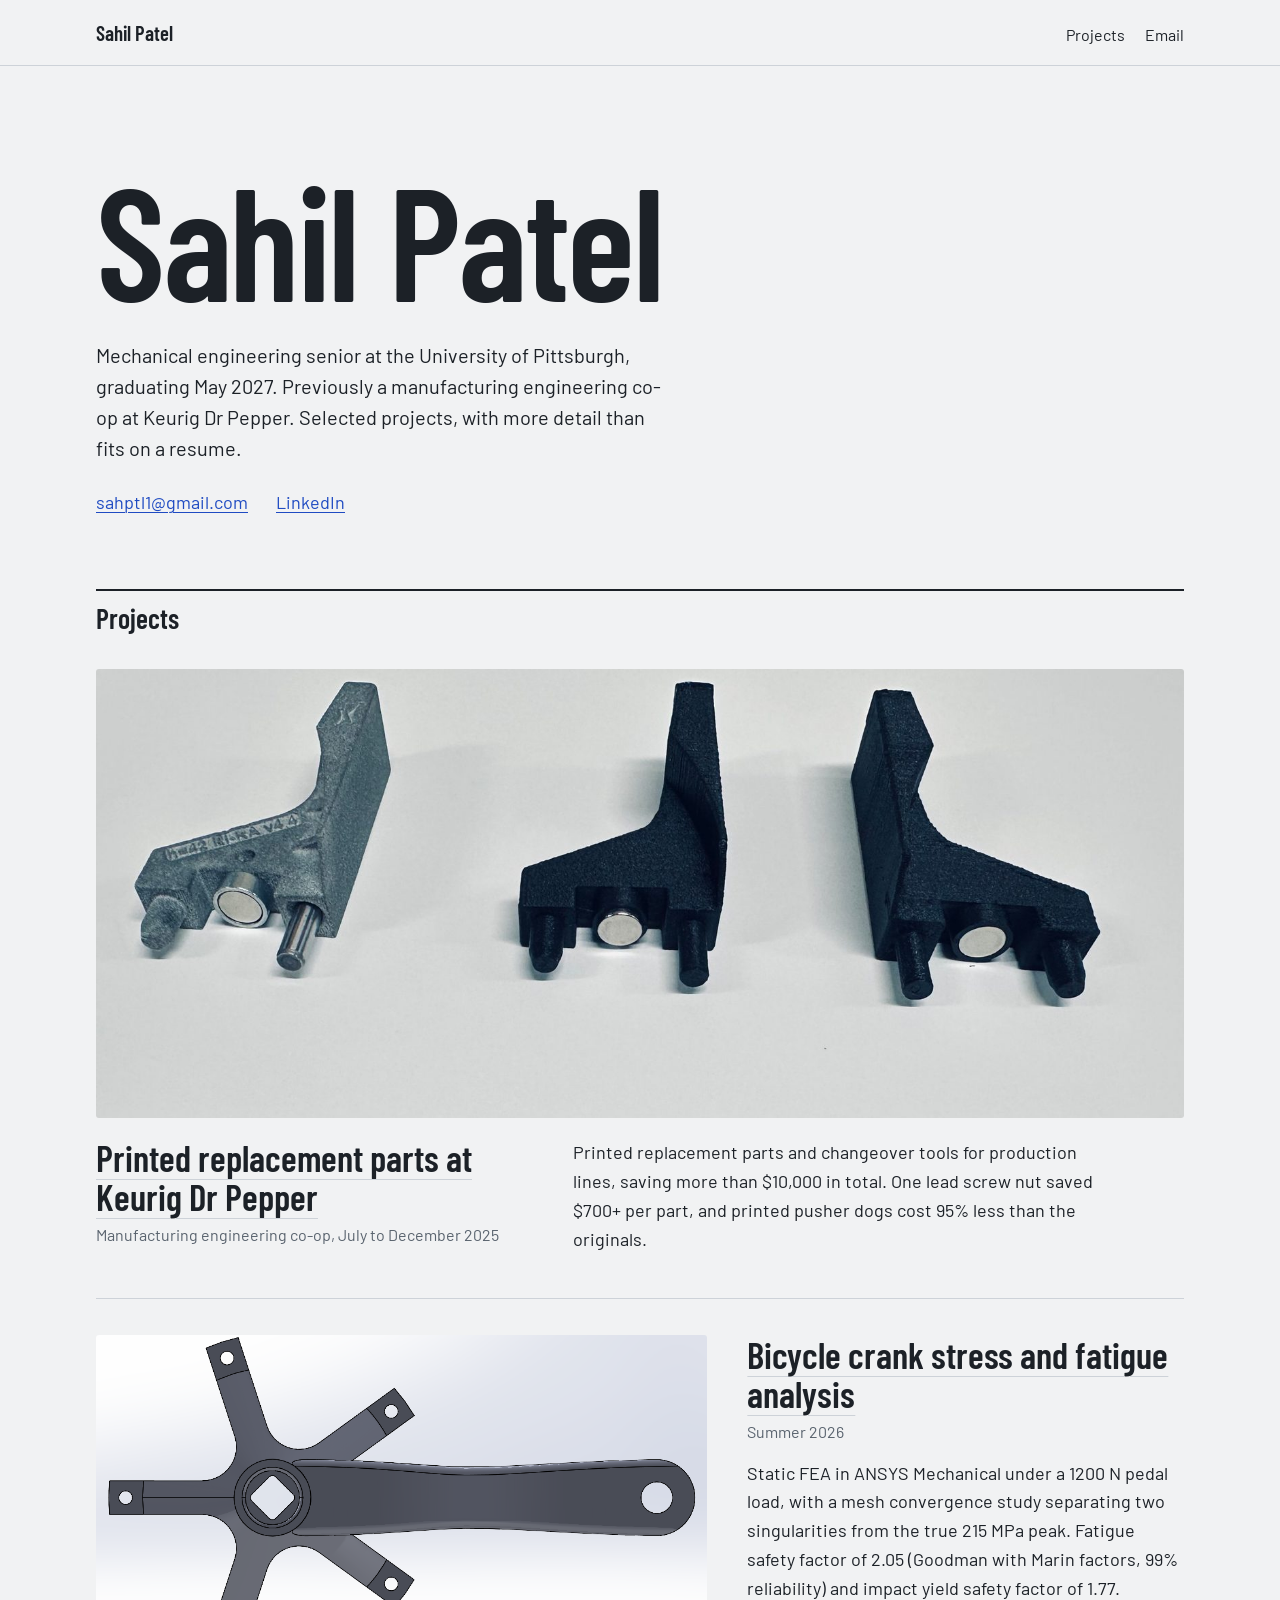
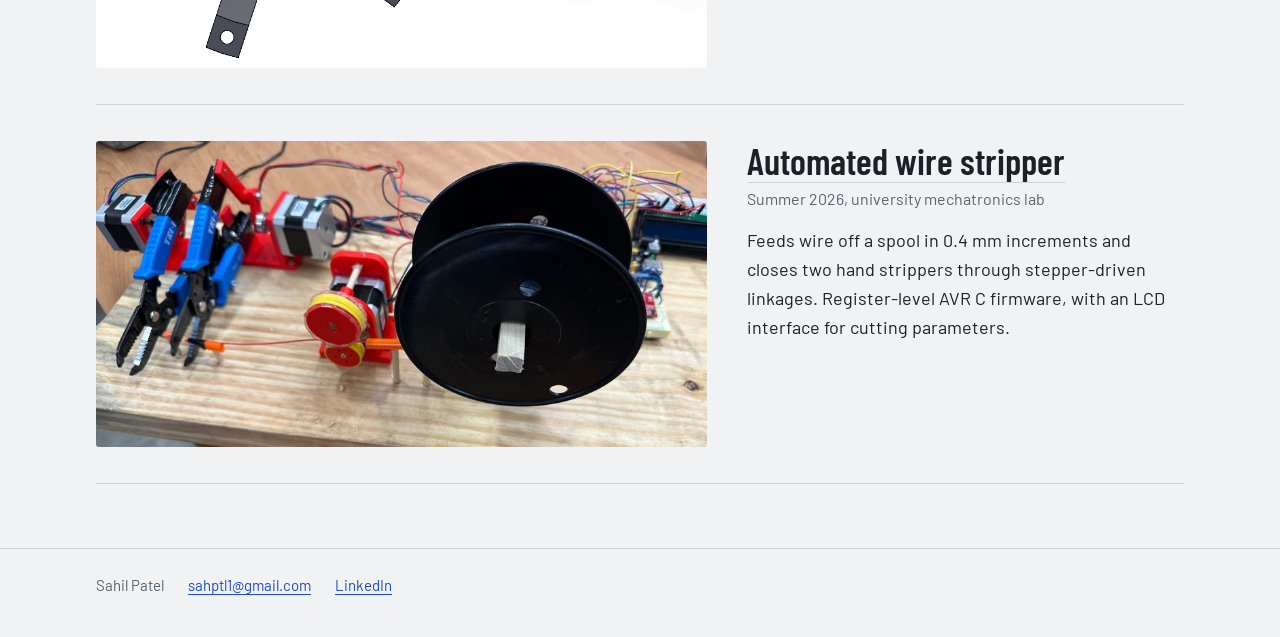
<file: index.html>
<!doctype html>
<html lang="en">
<head>
<meta charset="utf-8">
<meta name="viewport" content="width=device-width, initial-scale=1">
<title>Sahil Patel, mechanical engineering portfolio</title>
<meta name="description" content="Projects by Sahil Patel, a mechanical engineering senior at the University of Pittsburgh.">
<meta name="theme-color" content="#f1f2f3" media="(prefers-color-scheme: light)">
<meta name="theme-color" content="#14171b" media="(prefers-color-scheme: dark)">
<link rel="icon" href="favicon.svg" type="image/svg+xml">
<link rel="preconnect" href="https://fonts.googleapis.com">
<link rel="preconnect" href="https://fonts.gstatic.com" crossorigin>
<link rel="stylesheet" href="https://fonts.googleapis.com/css2?family=Barlow:ital,wght@0,400;0,500;0,600;1,400&amp;family=Barlow+Condensed:wght@500;600&amp;display=swap">
<link rel="stylesheet" href="style.css">
</head>
<body>
<a class="skip" href="#main">Skip to content</a>
<header class="site-header">
  <div class="wrap">
    <a class="site-name" href="index.html">Sahil Patel</a>
    <nav class="site-nav" aria-label="Main">
      <a href="#projects">Projects</a>
      <a href="mailto:sahptl1@gmail.com">Email</a>
    </nav>
  </div>
</header>
<main id="main">
<div class="wrap">
<section class="hero">
  <h1>Sahil Patel</h1>
  <p>Mechanical engineering senior at the University of Pittsburgh, graduating May 2027. Previously a manufacturing engineering co-op at Keurig Dr Pepper. Selected projects, with more detail than fits on a resume.</p>
  <ul class="contact">
    <li><a href="mailto:sahptl1@gmail.com">sahptl1@gmail.com</a></li>
    <li><a href="https://www.linkedin.com/in/sahilpatel27">LinkedIn</a></li>
  </ul>
</section>

<section class="projects" id="projects" aria-labelledby="projects-title">
  <h2 id="projects-title">Projects</h2>

  <article class="project project-feature">
    <a class="project-media" href="keurig-parts.html" tabindex="-1" aria-hidden="true"><img src="kdp-pusher-dogs-900.jpg" width="900" height="371" alt="" srcset="kdp-pusher-dogs-900.jpg 900w, kdp-pusher-dogs-1600.jpg 1600w" sizes="(min-width: 72rem) 68rem, 100vw" fetchpriority="high"></a>
    <div>
      <h3><a href="keurig-parts.html">Printed replacement parts at Keurig Dr Pepper</a></h3>
      <p class="meta">Manufacturing engineering co-op, July to December 2025</p>
    </div>
    <p class="summary">Printed replacement parts and changeover tools for production lines, saving more than $10,000 in total. One lead screw nut saved $700+ per part, and printed pusher dogs cost 95% less than the originals.</p>
  </article>

  <article class="project">
    <a class="project-media" href="crank-analysis.html" tabindex="-1" aria-hidden="true"><img src="crank-model.png" width="1027" height="560" alt="" loading="lazy"></a>
    <div>
      <h3><a href="crank-analysis.html">Bicycle crank stress and fatigue analysis</a></h3>
      <p class="meta">Summer 2026</p>
      <p class="summary">Static FEA in ANSYS Mechanical under a 1200 N pedal load, with a mesh convergence study separating two singularities from the true 215 MPa peak. Fatigue safety factor of 2.05 (Goodman with Marin factors, 99% reliability) and impact yield safety factor of 1.77.</p>
    </div>
  </article>

  <article class="project">
    <a class="project-media" href="wire-stripper.html" tabindex="-1" aria-hidden="true"><img src="wire-stripper-hero-900.jpg" width="900" height="450" alt="" srcset="wire-stripper-hero-900.jpg 900w, wire-stripper-hero-1600.jpg 1600w" sizes="(min-width: 48rem) 40rem, 100vw" loading="lazy"></a>
    <div>
      <h3><a href="wire-stripper.html">Automated wire stripper</a></h3>
      <p class="meta">Summer 2026, university mechatronics lab</p>
      <p class="summary">Feeds wire off a spool in 0.4 mm increments and closes two hand strippers through stepper-driven linkages. Register-level AVR C firmware, with an LCD interface for cutting parameters.</p>
    </div>
  </article>
</section>
</div>
</main>
<footer class="site-footer">
  <div class="wrap">
    <span>Sahil Patel</span>
    <a href="mailto:sahptl1@gmail.com">sahptl1@gmail.com</a>
    <a href="https://www.linkedin.com/in/sahilpatel27">LinkedIn</a>
  </div>
</footer>
<script src="site.js" defer></script>
</body>
</html>
</file>
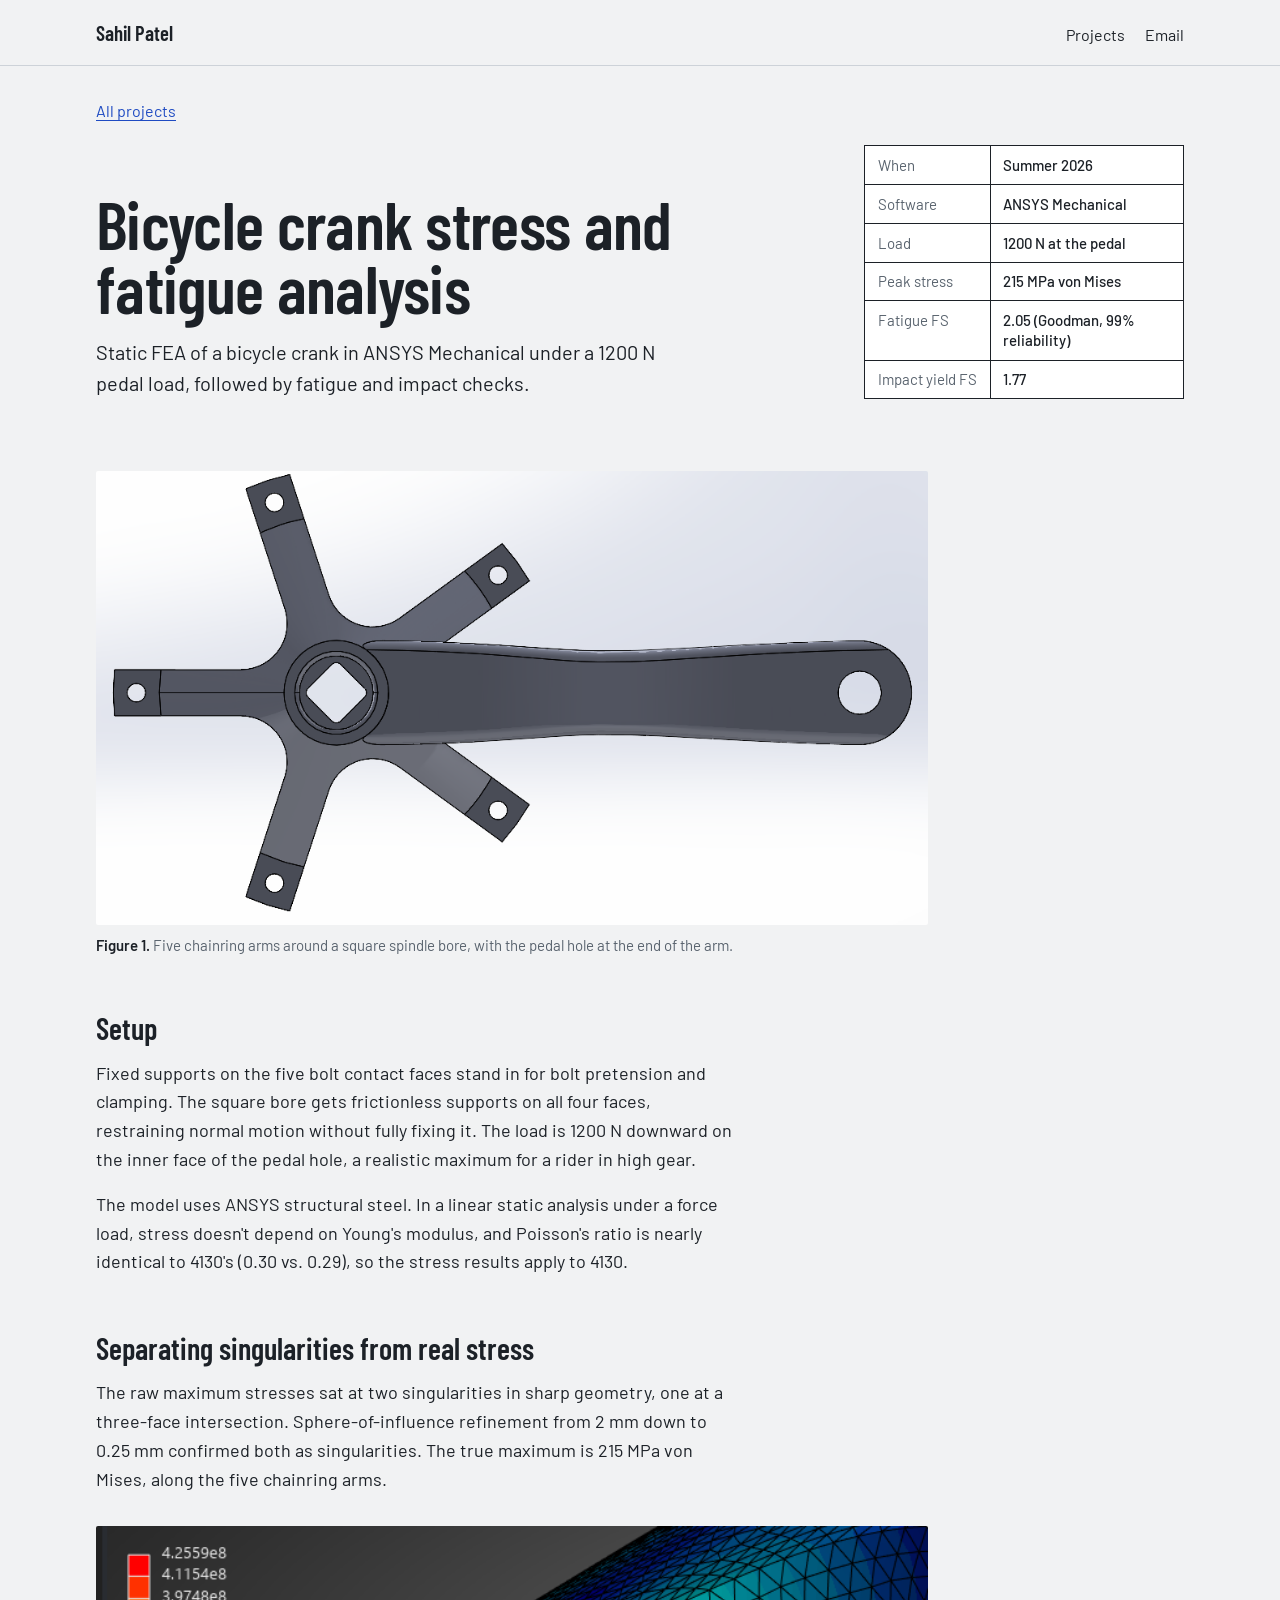
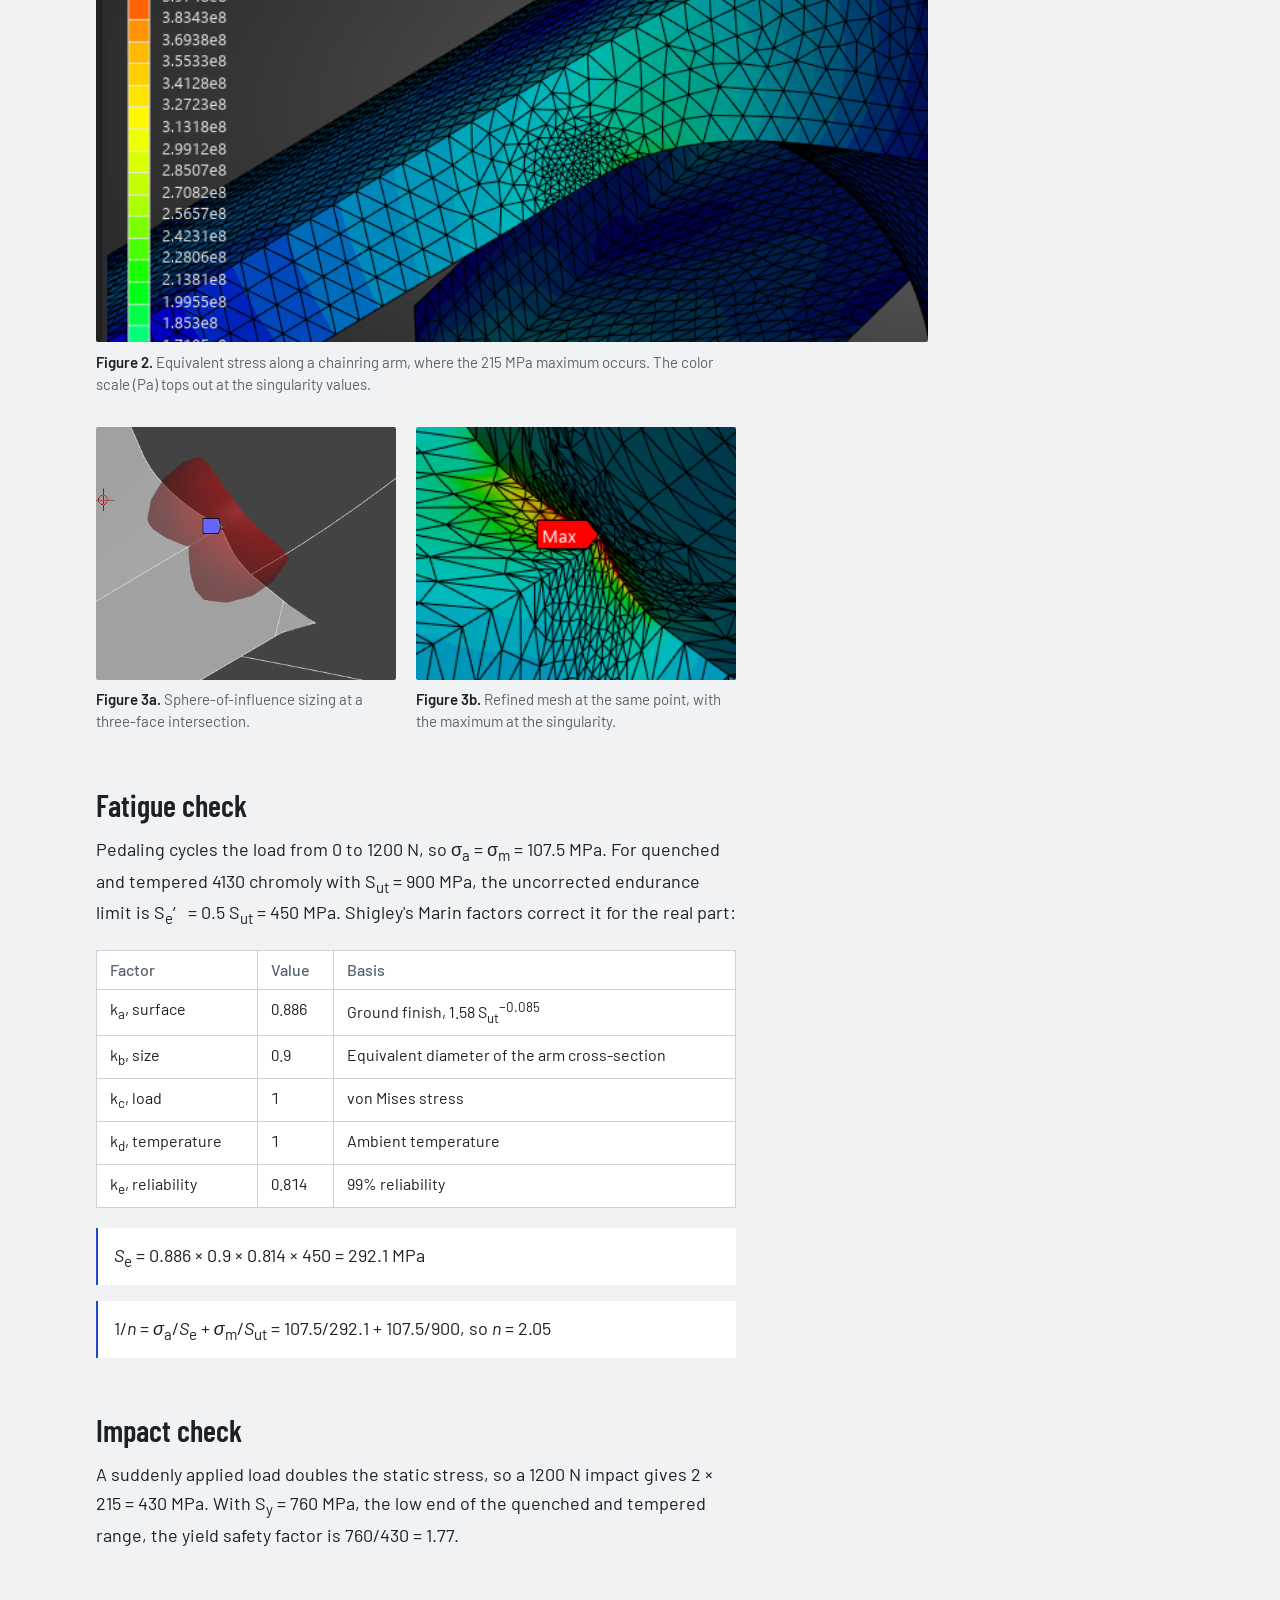
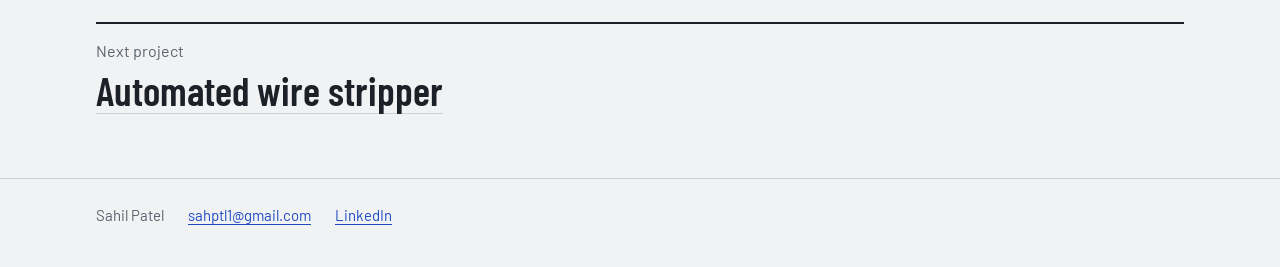
<file: crank-analysis.html>
<!doctype html>
<html lang="en">
<head>
<meta charset="utf-8">
<meta name="viewport" content="width=device-width, initial-scale=1">
<title>Bicycle crank stress and fatigue analysis | Sahil Patel</title>
<meta name="description" content="ANSYS FEA of a bicycle crank under a 1200 N pedal load, with Goodman fatigue and impact yield checks.">
<meta name="theme-color" content="#f1f2f3" media="(prefers-color-scheme: light)">
<meta name="theme-color" content="#14171b" media="(prefers-color-scheme: dark)">
<link rel="icon" href="favicon.svg" type="image/svg+xml">
<link rel="preconnect" href="https://fonts.googleapis.com">
<link rel="preconnect" href="https://fonts.gstatic.com" crossorigin>
<link rel="stylesheet" href="https://fonts.googleapis.com/css2?family=Barlow:ital,wght@0,400;0,500;0,600;1,400&amp;family=Barlow+Condensed:wght@500;600&amp;display=swap">
<link rel="stylesheet" href="style.css">
</head>
<body>
<a class="skip" href="#main">Skip to content</a>
<header class="site-header">
  <div class="wrap">
    <a class="site-name" href="index.html">Sahil Patel</a>
    <nav class="site-nav" aria-label="Main">
      <a href="index.html#projects">Projects</a>
      <a href="mailto:sahptl1@gmail.com">Email</a>
    </nav>
  </div>
</header>
<main id="main">
<div class="wrap">
<a class="back" href="index.html#projects">All projects</a>
<div class="page-head">
  <div>
    <h1>Bicycle crank stress and fatigue analysis</h1>
    <p class="lead">Static FEA of a bicycle crank in ANSYS Mechanical under a 1200 N pedal load, followed by fatigue and impact checks.</p>
  </div>
  <dl class="titleblock"><dt>When</dt><dd>Summer 2026</dd><dt>Software</dt><dd>ANSYS Mechanical</dd><dt>Load</dt><dd>1200 N at the pedal</dd><dt>Peak stress</dt><dd>215 MPa von Mises</dd><dt>Fatigue FS</dt><dd>2.05 (Goodman, 99% reliability)</dd><dt>Impact yield FS</dt><dd>1.77</dd></dl>
</div>

<figure class="fig-medium"><a class="zoom" href="crank-model.png"><img src="crank-model.png" width="1027" height="560" alt="CAD model of a bicycle crank with five chainring arms around a square bore and a long arm ending in the pedal hole." fetchpriority="high"></a><figcaption><b>Figure 1.</b> Five chainring arms around a square spindle bore, with the pedal hole at the end of the arm.</figcaption></figure>

<section class="section prose">
  <h2>Setup</h2>
  <p>Fixed supports on the five bolt contact faces stand in for bolt pretension and clamping. The square bore gets frictionless supports on all four faces, restraining normal motion without fully fixing it. The load is 1200 N downward on the inner face of the pedal hole, a realistic maximum for a rider in high gear.</p>
  <p>The model uses ANSYS structural steel. In a linear static analysis under a force load, stress doesn't depend on Young's modulus, and Poisson's ratio is nearly identical to 4130's (0.30 vs. 0.29), so the stress results apply to 4130.</p>
</section>

<section class="section">
  <div class="prose">
    <h2>Separating singularities from real stress</h2>
    <p>The raw maximum stresses sat at two singularities in sharp geometry, one at a three-face intersection. Sphere-of-influence refinement from 2 mm down to 0.25 mm confirmed both as singularities. The true maximum is 215 MPa von Mises, along the five chainring arms.</p>
  </div>
  <figure class="fig-medium"><a class="zoom" href="crank-stress.png"><img src="crank-stress.png" width="669" height="335" alt="Stress contour plot of a chainring arm with a fine mesh, colored from blue to green along the arm." loading="lazy"></a><figcaption><b>Figure 2.</b> Equivalent stress along a chainring arm, where the 215 MPa maximum occurs. The color scale (Pa) tops out at the singularity values.</figcaption></figure>
  <div class="fig-row fig-pair-small">
    <figure style="--ar: 1.187"><a class="zoom" href="crank-sphere.png"><img src="crank-sphere.png" width="425" height="358" alt="A translucent red sphere of influence centered on a sharp corner of the crank geometry." loading="lazy"></a><figcaption><b>Figure 3a.</b> Sphere-of-influence sizing at a three-face intersection.</figcaption></figure>
    <figure style="--ar: 1.269"><a class="zoom" href="crank-singularity.png"><img src="crank-singularity.png" width="236" height="186" alt="Refined mesh at the same corner with a red label marking the maximum stress." loading="lazy"></a><figcaption><b>Figure 3b.</b> Refined mesh at the same point, with the maximum at the singularity.</figcaption></figure>
  </div>
</section>

<section class="section prose">
  <h2>Fatigue check</h2>
  <p>Pedaling cycles the load from 0 to 1200 N, so σ<sub>a</sub> = σ<sub>m</sub> = 107.5 MPa. For quenched and tempered 4130 chromoly with S<sub>ut</sub> = 900 MPa, the uncorrected endurance limit is S<sub>e</sub>′ = 0.5 S<sub>ut</sub> = 450 MPa. Shigley's Marin factors correct it for the real part:</p>
  <table class="factors">
    <thead><tr><th scope="col">Factor</th><th scope="col">Value</th><th scope="col">Basis</th></tr></thead>
    <tbody>
      <tr><td>k<sub>a</sub>, surface</td><td>0.886</td><td>Ground finish, 1.58 S<sub>ut</sub><sup>−0.085</sup></td></tr>
      <tr><td>k<sub>b</sub>, size</td><td>0.9</td><td>Equivalent diameter of the arm cross-section</td></tr>
      <tr><td>k<sub>c</sub>, load</td><td>1</td><td>von Mises stress</td></tr>
      <tr><td>k<sub>d</sub>, temperature</td><td>1</td><td>Ambient temperature</td></tr>
      <tr><td>k<sub>e</sub>, reliability</td><td>0.814</td><td>99% reliability</td></tr>
    </tbody>
  </table>
  <p class="eq"><var>S</var><sub>e</sub> = 0.886 × 0.9 × 0.814 × 450 = 292.1 MPa</p>
  <p class="eq">1/<var>n</var> = <var>σ</var><sub>a</sub>/<var>S</var><sub>e</sub> + <var>σ</var><sub>m</sub>/<var>S</var><sub>ut</sub> = 107.5/292.1 + 107.5/900, so <var>n</var> = 2.05</p>
</section>

<section class="section prose">
  <h2>Impact check</h2>
  <p>A suddenly applied load doubles the static stress, so a 1200 N impact gives 2 × 215 = 430 MPa. With S<sub>y</sub> = 760 MPa, the low end of the quenched and tempered range, the yield safety factor is 760/430 = 1.77.</p>
</section>

<nav class="next" aria-label="Next project"><p>Next project</p><a href="wire-stripper.html">Automated wire stripper</a></nav>
</div>
</main>
<footer class="site-footer">
  <div class="wrap">
    <span>Sahil Patel</span>
    <a href="mailto:sahptl1@gmail.com">sahptl1@gmail.com</a>
    <a href="https://www.linkedin.com/in/sahilpatel27">LinkedIn</a>
  </div>
</footer>
<script src="site.js" defer></script>
</body>
</html>
</file>
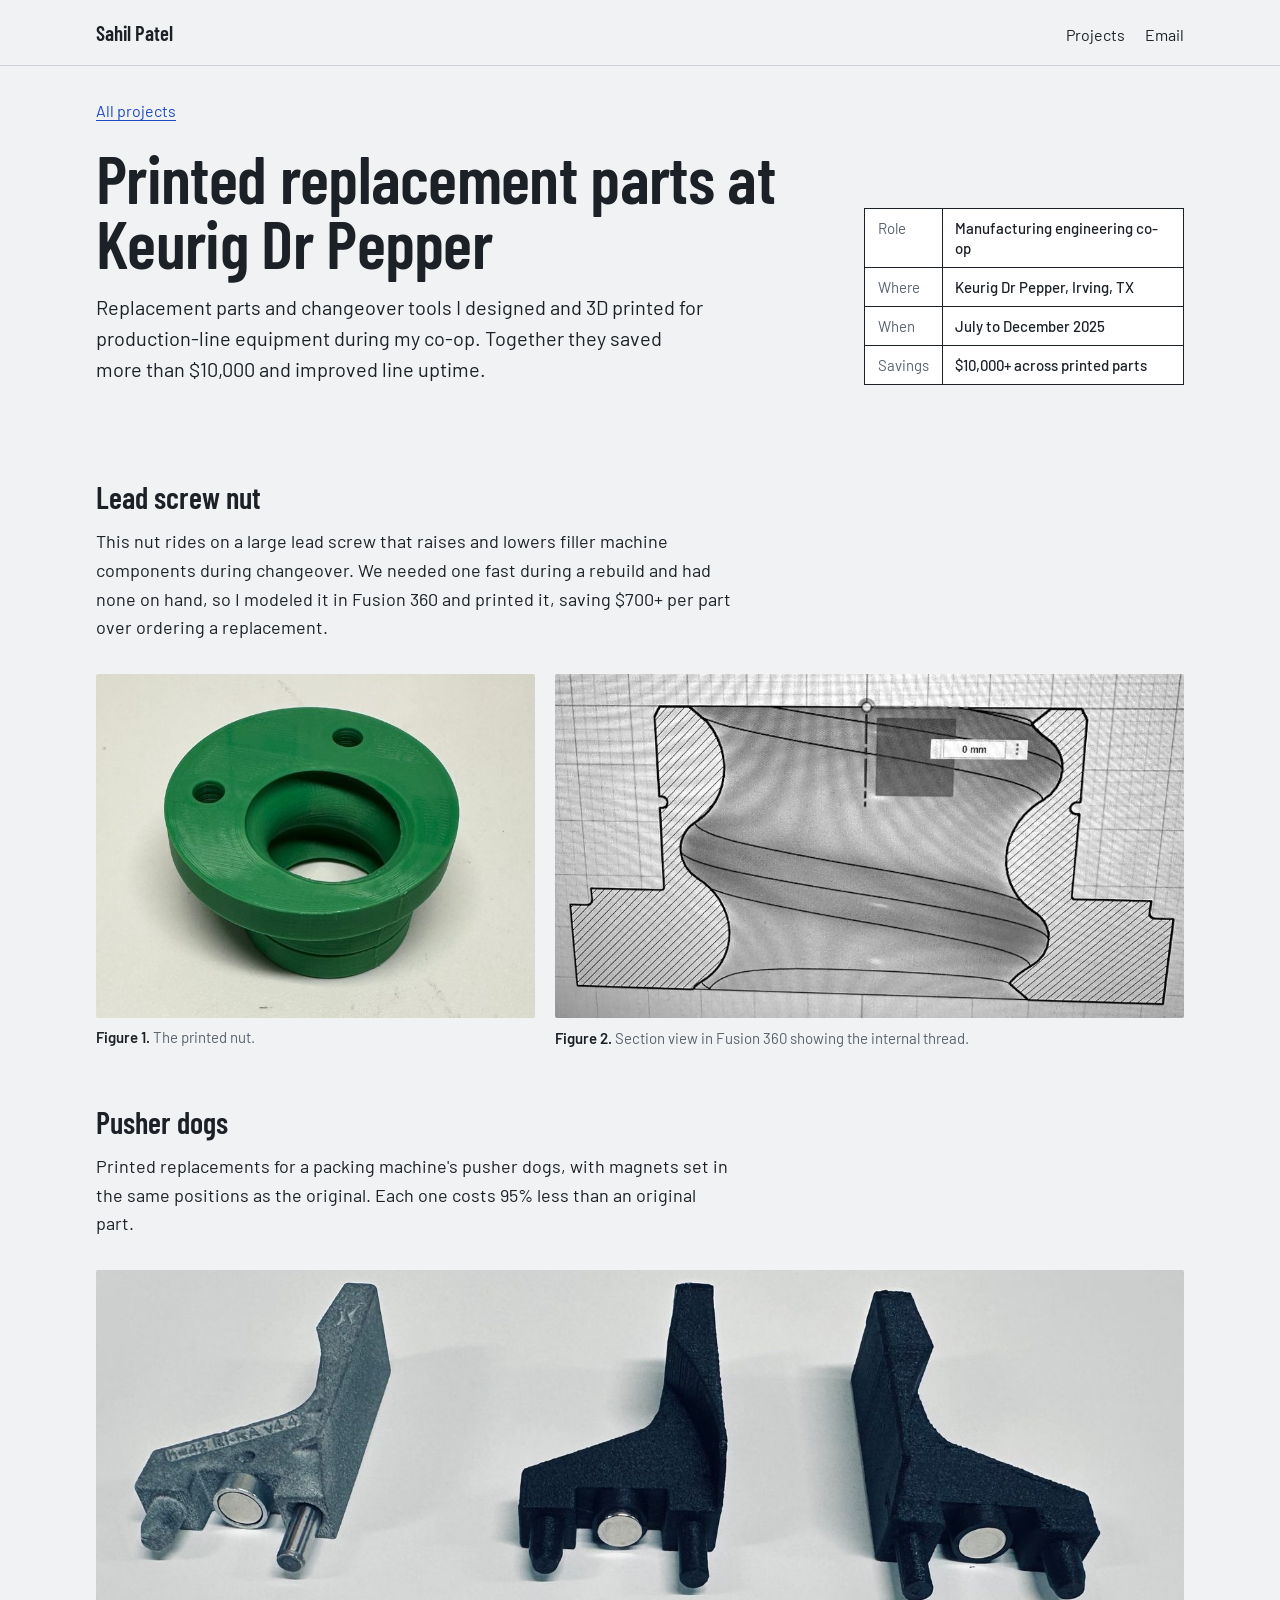
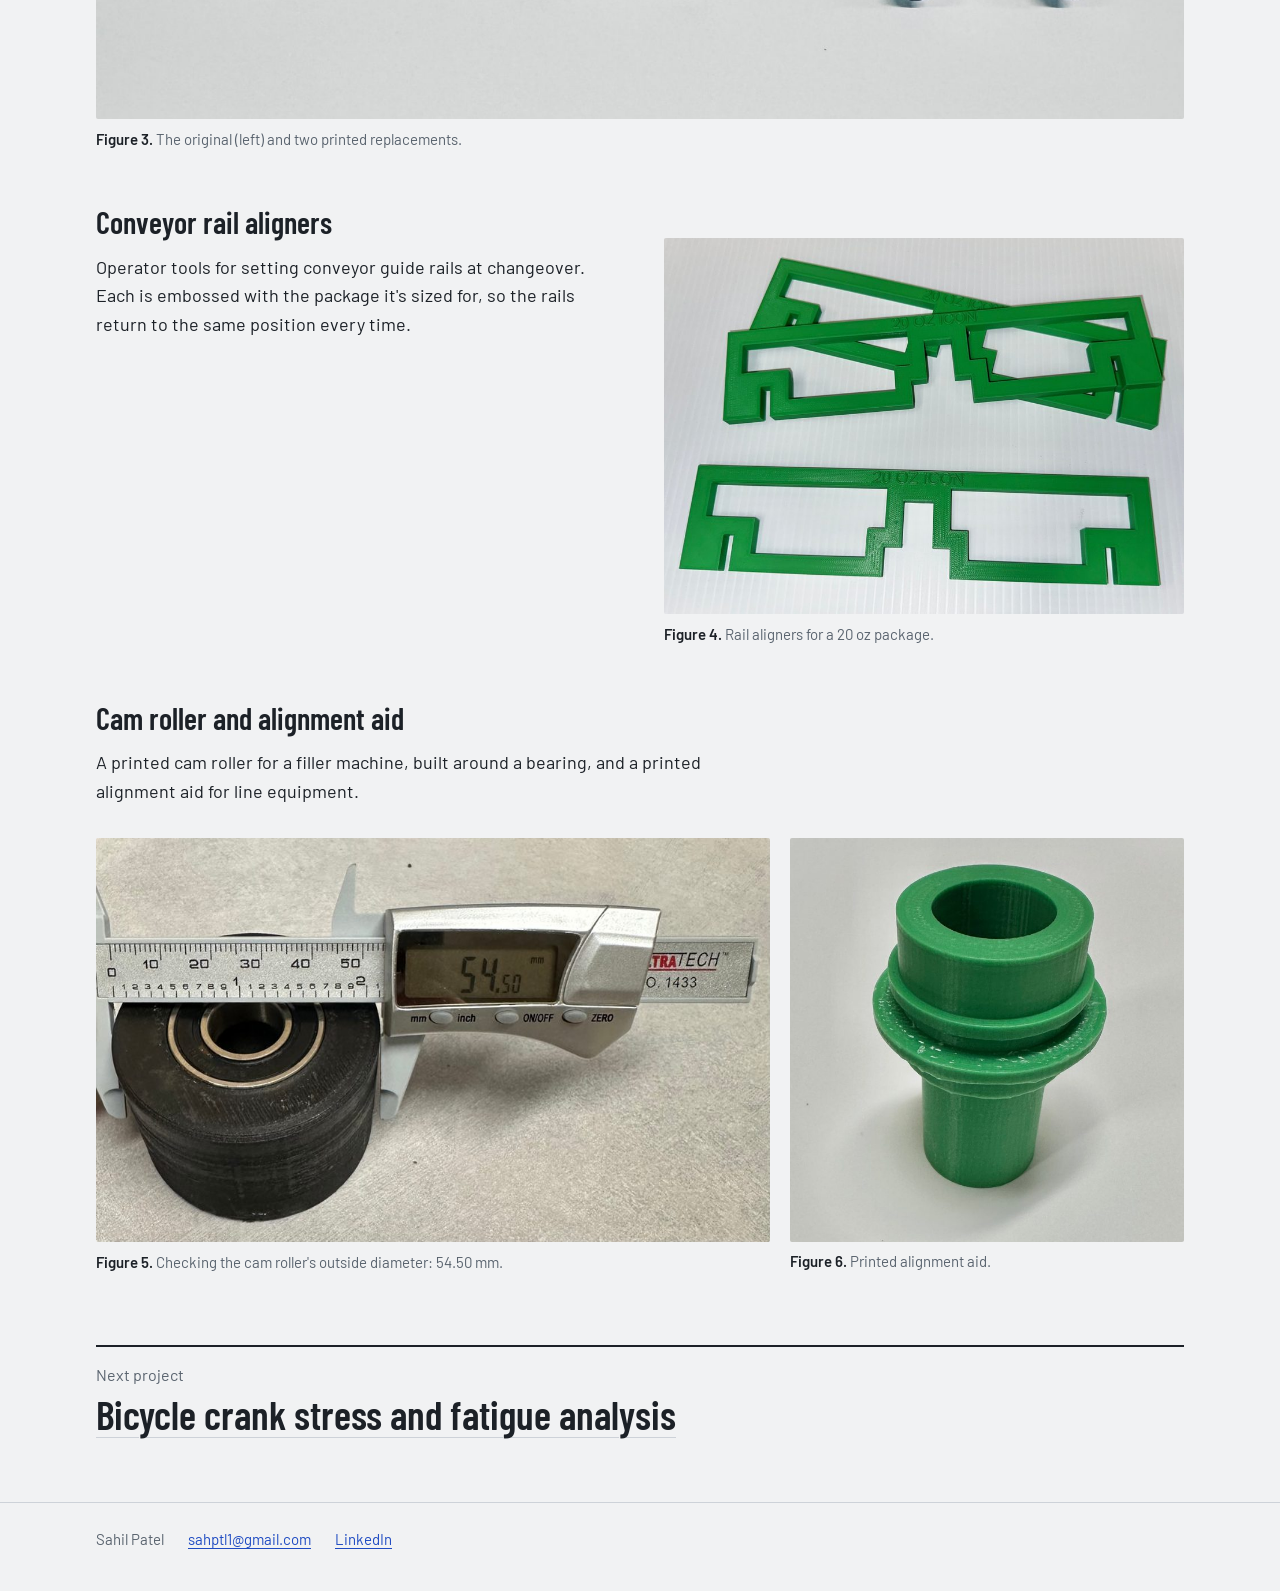
<file: keurig-parts.html>
<!doctype html>
<html lang="en">
<head>
<meta charset="utf-8">
<meta name="viewport" content="width=device-width, initial-scale=1">
<title>Printed replacement parts at Keurig Dr Pepper | Sahil Patel</title>
<meta name="description" content="3D-printed replacement parts and changeover tools from a manufacturing engineering co-op at Keurig Dr Pepper.">
<meta name="theme-color" content="#f1f2f3" media="(prefers-color-scheme: light)">
<meta name="theme-color" content="#14171b" media="(prefers-color-scheme: dark)">
<link rel="icon" href="favicon.svg" type="image/svg+xml">
<link rel="preconnect" href="https://fonts.googleapis.com">
<link rel="preconnect" href="https://fonts.gstatic.com" crossorigin>
<link rel="stylesheet" href="https://fonts.googleapis.com/css2?family=Barlow:ital,wght@0,400;0,500;0,600;1,400&amp;family=Barlow+Condensed:wght@500;600&amp;display=swap">
<link rel="stylesheet" href="style.css">
</head>
<body>
<a class="skip" href="#main">Skip to content</a>
<header class="site-header">
  <div class="wrap">
    <a class="site-name" href="index.html">Sahil Patel</a>
    <nav class="site-nav" aria-label="Main">
      <a href="index.html#projects">Projects</a>
      <a href="mailto:sahptl1@gmail.com">Email</a>
    </nav>
  </div>
</header>
<main id="main">
<div class="wrap">
<a class="back" href="index.html#projects">All projects</a>
<div class="page-head">
  <div>
    <h1>Printed replacement parts at Keurig Dr Pepper</h1>
    <p class="lead">Replacement parts and changeover tools I designed and 3D printed for production-line equipment during my co-op. Together they saved more than $10,000 and improved line uptime.</p>
  </div>
  <dl class="titleblock"><dt>Role</dt><dd>Manufacturing engineering co-op</dd><dt>Where</dt><dd>Keurig Dr Pepper, Irving, TX</dd><dt>When</dt><dd>July to December 2025</dd><dt>Savings</dt><dd>$10,000+ across printed parts</dd></dl>
</div>

<section class="section">
  <div class="prose">
    <h2>Lead screw nut</h2>
    <p>This nut rides on a large lead screw that raises and lowers filler machine components during changeover. We needed one fast during a rebuild and had none on hand, so I modeled it in Fusion 360 and printed it, saving $700+ per part over ordering a replacement.</p>
  </div>
  <div class="fig-row">
    <figure style="--ar: 1.277"><a class="zoom" href="kdp-nut-1200.jpg"><img src="kdp-nut-700.jpg" width="700" height="548" alt="Green 3D-printed flanged nut with two mounting holes, sitting on a white table." srcset="kdp-nut-700.jpg 700w, kdp-nut-1200.jpg 1200w" sizes="(min-width: 40rem) 34rem, 100vw" loading="lazy"></a><figcaption><b>Figure 1.</b> The printed nut.</figcaption></figure>
    <figure style="--ar: 1.831"><a class="zoom" href="kdp-nut-section-1600.jpg"><img src="kdp-nut-section-900.jpg" width="900" height="492" alt="Cross-section of the nut in CAD, showing a deep rounded internal thread and a stepped flange." srcset="kdp-nut-section-900.jpg 900w, kdp-nut-section-1600.jpg 1600w" sizes="(min-width: 40rem) 34rem, 100vw" loading="lazy"></a><figcaption><b>Figure 2.</b> Section view in Fusion 360 showing the internal thread.</figcaption></figure>
  </div>
</section>

<section class="section">
  <div class="prose">
    <h2>Pusher dogs</h2>
    <p>Printed replacements for a packing machine's pusher dogs, with magnets set in the same positions as the original. Each one costs 95% less than an original part.</p>
  </div>
  <figure><a class="zoom" href="kdp-pusher-dogs-1600.jpg"><img src="kdp-pusher-dogs-900.jpg" width="900" height="371" alt="Three pusher dogs side by side: a gray original on the left with a steel pin and a magnet, and two black 3D-printed copies with magnets in the same position." srcset="kdp-pusher-dogs-900.jpg 900w, kdp-pusher-dogs-1600.jpg 1600w" sizes="(min-width: 72rem) 68rem, 100vw" loading="lazy"></a><figcaption><b>Figure 3.</b> The original (left) and two printed replacements.</figcaption></figure>
</section>

<section class="section split">
  <div class="prose">
    <h2>Conveyor rail aligners</h2>
    <p>Operator tools for setting conveyor guide rails at changeover. Each is embossed with the package it's sized for, so the rails return to the same position every time.</p>
  </div>
  <figure><a class="zoom" href="kdp-rail-aligners-1600.jpg"><img src="kdp-rail-aligners-900.jpg" width="900" height="651" alt="Three flat green 3D-printed frames with notched ends, each embossed with the text 20 OZ ICON." srcset="kdp-rail-aligners-900.jpg 900w, kdp-rail-aligners-1600.jpg 1600w" sizes="(min-width: 56rem) 34rem, 100vw" loading="lazy"></a><figcaption><b>Figure 4.</b> Rail aligners for a 20 oz package.</figcaption></figure>
</section>

<section class="section">
  <div class="prose">
    <h2>Cam roller and alignment aid</h2>
    <p>A printed cam roller for a filler machine, built around a bearing, and a printed alignment aid for line equipment.</p>
  </div>
  <div class="fig-row">
    <figure style="--ar: 1.667"><a class="zoom" href="kdp-cam-roller-1600.jpg"><img src="kdp-cam-roller-900.jpg" width="900" height="540" alt="A black 3D-printed roller with a steel bearing in its center, held in a digital caliper reading 54.50 millimeters." srcset="kdp-cam-roller-900.jpg 900w, kdp-cam-roller-1600.jpg 1600w" sizes="(min-width: 40rem) 34rem, 100vw" loading="lazy"></a><figcaption><b>Figure 5.</b> Checking the cam roller's outside diameter: 54.50 mm.</figcaption></figure>
    <figure style="--ar: 0.975"><a class="zoom" href="kdp-alignment-aid-1170.jpg"><img src="kdp-alignment-aid-700.jpg" width="700" height="718" alt="A green 3D-printed stepped cylinder standing upright on a white table." srcset="kdp-alignment-aid-700.jpg 700w, kdp-alignment-aid-1170.jpg 1170w" sizes="(min-width: 40rem) 34rem, 100vw" loading="lazy"></a><figcaption><b>Figure 6.</b> Printed alignment aid.</figcaption></figure>
  </div>
</section>

<nav class="next" aria-label="Next project"><p>Next project</p><a href="crank-analysis.html">Bicycle crank stress and fatigue analysis</a></nav>
</div>
</main>
<footer class="site-footer">
  <div class="wrap">
    <span>Sahil Patel</span>
    <a href="mailto:sahptl1@gmail.com">sahptl1@gmail.com</a>
    <a href="https://www.linkedin.com/in/sahilpatel27">LinkedIn</a>
  </div>
</footer>
<script src="site.js" defer></script>
</body>
</html>
</file>
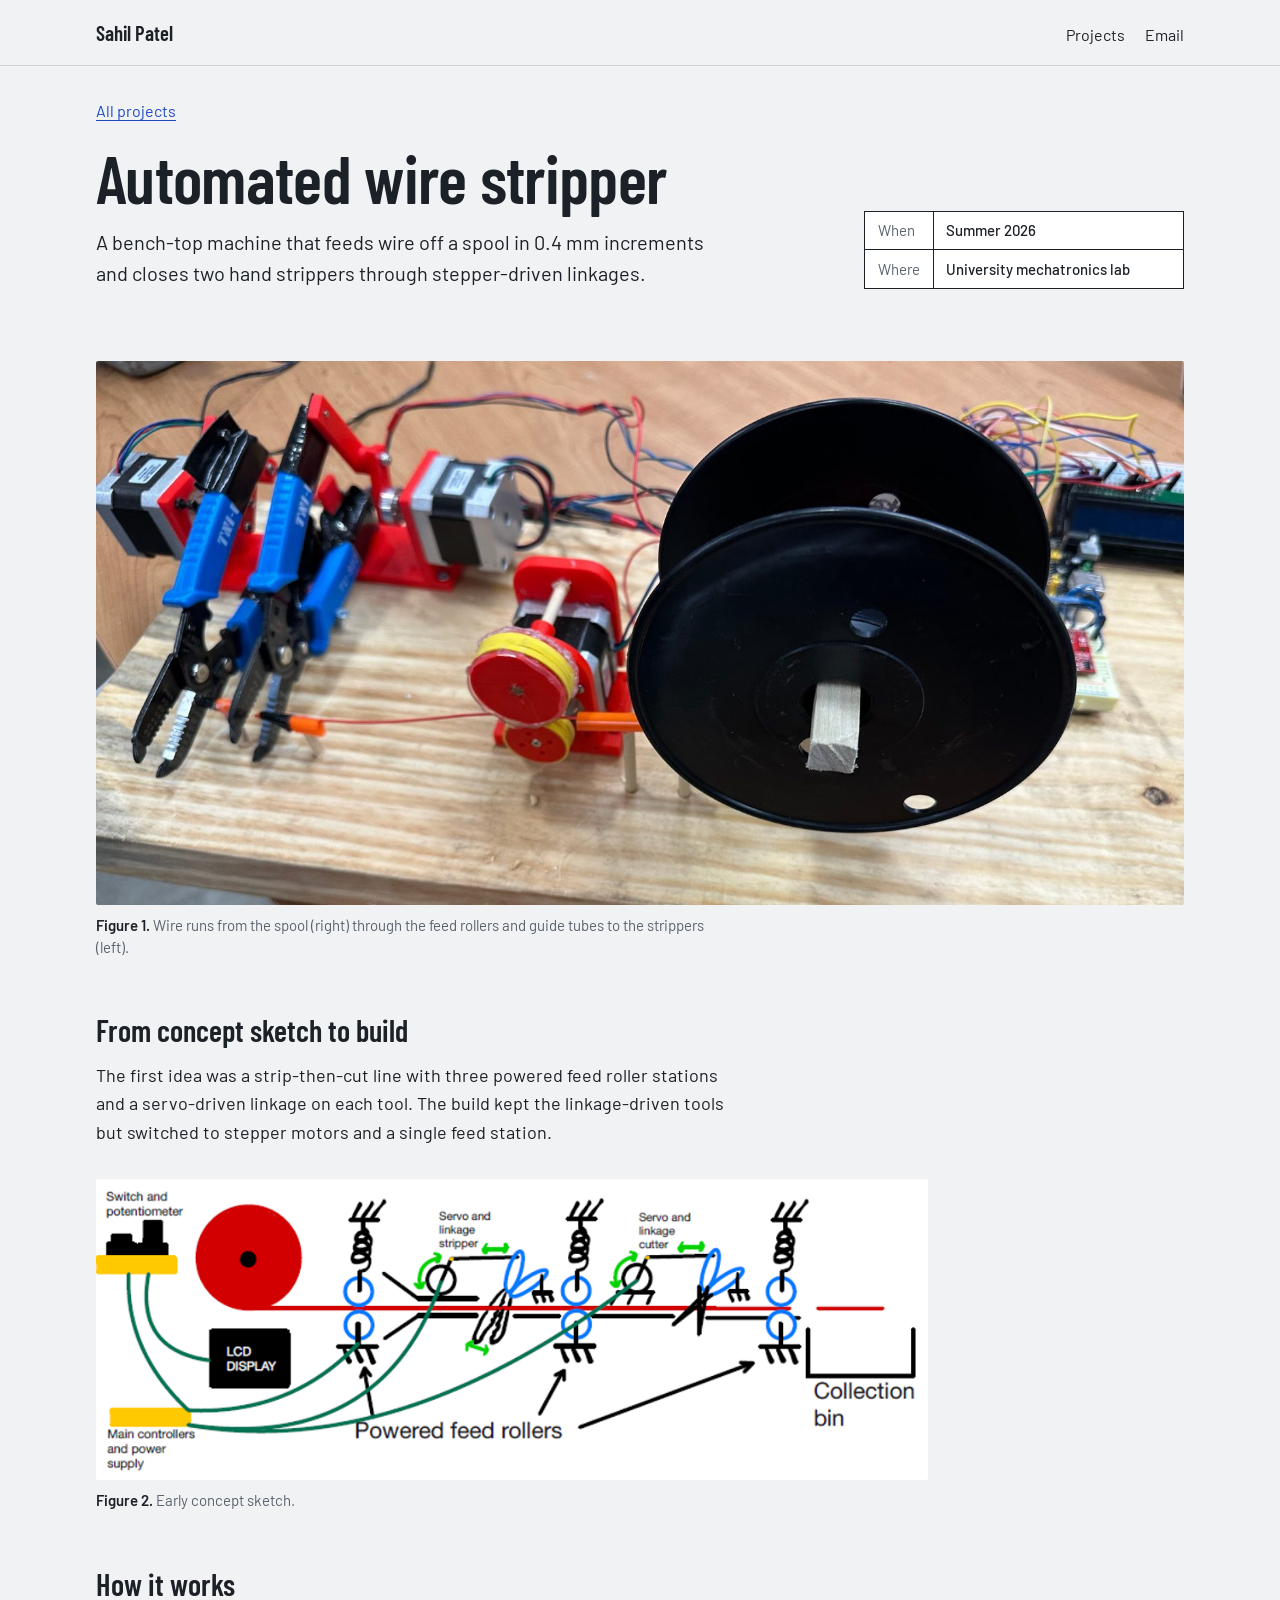
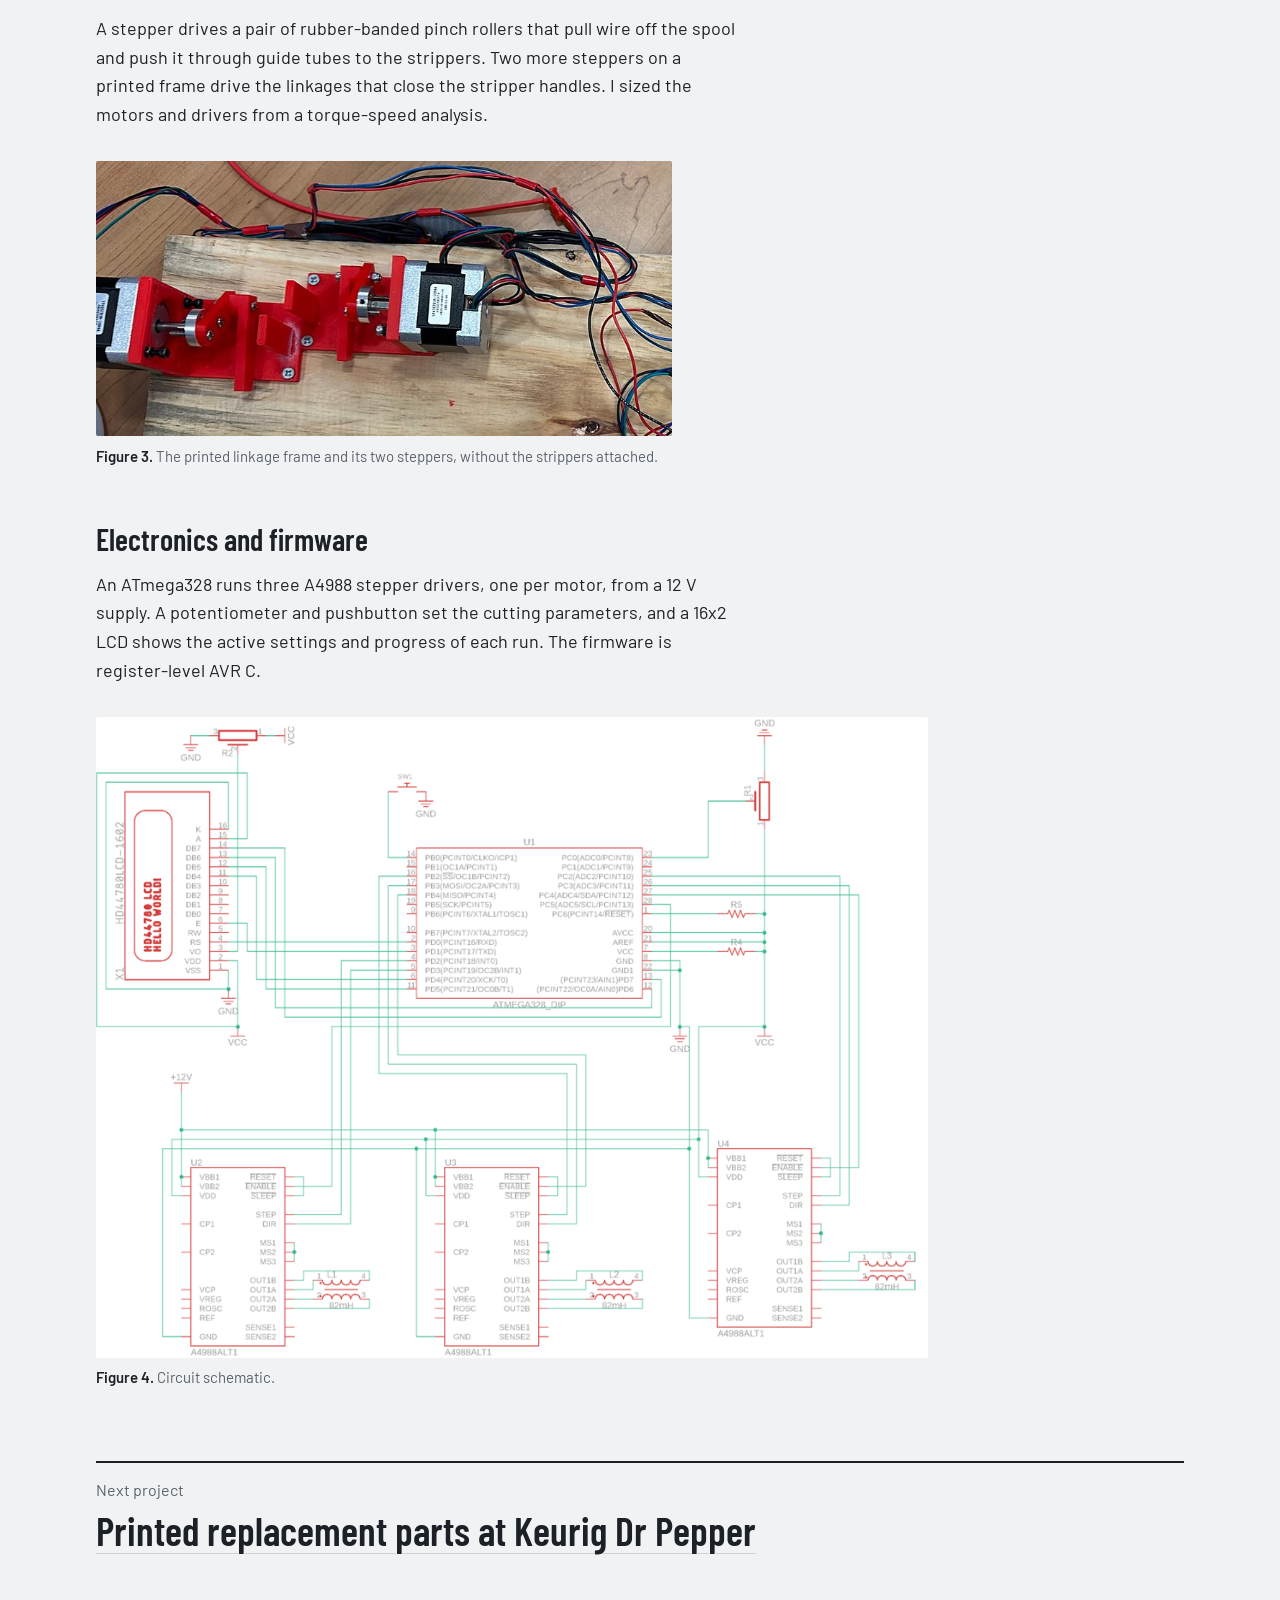
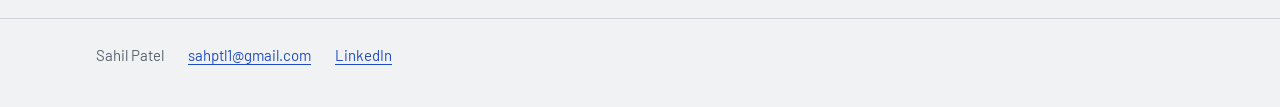
<file: wire-stripper.html>
<!doctype html>
<html lang="en">
<head>
<meta charset="utf-8">
<meta name="viewport" content="width=device-width, initial-scale=1">
<title>Automated wire stripper | Sahil Patel</title>
<meta name="description" content="A stepper-driven automated wire stripper with 0.4 mm feed increments and register-level AVR C firmware.">
<meta name="theme-color" content="#f1f2f3" media="(prefers-color-scheme: light)">
<meta name="theme-color" content="#14171b" media="(prefers-color-scheme: dark)">
<link rel="icon" href="favicon.svg" type="image/svg+xml">
<link rel="preconnect" href="https://fonts.googleapis.com">
<link rel="preconnect" href="https://fonts.gstatic.com" crossorigin>
<link rel="stylesheet" href="https://fonts.googleapis.com/css2?family=Barlow:ital,wght@0,400;0,500;0,600;1,400&amp;family=Barlow+Condensed:wght@500;600&amp;display=swap">
<link rel="stylesheet" href="style.css">
</head>
<body>
<a class="skip" href="#main">Skip to content</a>
<header class="site-header">
  <div class="wrap">
    <a class="site-name" href="index.html">Sahil Patel</a>
    <nav class="site-nav" aria-label="Main">
      <a href="index.html#projects">Projects</a>
      <a href="mailto:sahptl1@gmail.com">Email</a>
    </nav>
  </div>
</header>
<main id="main">
<div class="wrap">
<a class="back" href="index.html#projects">All projects</a>
<div class="page-head">
  <div>
    <h1>Automated wire stripper</h1>
    <p class="lead">A bench-top machine that feeds wire off a spool in 0.4 mm increments and closes two hand strippers through stepper-driven linkages.</p>
  </div>
  <dl class="titleblock"><dt>When</dt><dd>Summer 2026</dd><dt>Where</dt><dd>University mechatronics lab</dd></dl>
</div>

<figure><a class="zoom" href="wire-stripper-hero-1600.jpg"><img src="wire-stripper-hero-900.jpg" width="900" height="450" alt="Bench-top wire stripper on a wooden base: a wire spool on the right, red 3D-printed feed rollers in the middle, and two blue-handled hand strippers on printed linkages at the left." srcset="wire-stripper-hero-900.jpg 900w, wire-stripper-hero-1600.jpg 1600w" sizes="(min-width: 72rem) 68rem, 100vw" fetchpriority="high"></a><figcaption><b>Figure 1.</b> Wire runs from the spool (right) through the feed rollers and guide tubes to the strippers (left).</figcaption></figure>

<section class="section">
  <div class="prose">
    <h2>From concept sketch to build</h2>
    <p>The first idea was a strip-then-cut line with three powered feed roller stations and a servo-driven linkage on each tool. The build kept the linkage-driven tools but switched to stepper motors and a single feed station.</p>
  </div>
  <figure class="fig-medium"><a class="zoom" href="wire-stripper-concept.png"><img src="wire-stripper-concept.png" width="975" height="353" alt="Hand-drawn concept sketch: a wire spool feeding through three pairs of powered feed rollers, a servo and linkage stripper, a servo and linkage cutter, and a collection bin, with labels for the switch, potentiometer, LCD display, and controllers." loading="lazy"></a><figcaption><b>Figure 2.</b> Early concept sketch.</figcaption></figure>
</section>

<section class="section">
  <div class="prose">
    <h2>How it works</h2>
    <p>A stepper drives a pair of rubber-banded pinch rollers that pull wire off the spool and push it through guide tubes to the strippers. Two more steppers on a printed frame drive the linkages that close the stripper handles. I sized the motors and drivers from a torque-speed analysis.</p>
  </div>
  <figure class="fig-small"><a class="zoom" href="wire-stripper-frame-1210.jpg"><img src="wire-stripper-frame-800.jpg" width="800" height="382" alt="Top view of a red 3D-printed frame on a wooden base, holding two stepper motors with shaft couplers and printed linkage arms between them." srcset="wire-stripper-frame-800.jpg 800w, wire-stripper-frame-1210.jpg 1210w" sizes="(min-width: 40rem) 36rem, 100vw" loading="lazy"></a><figcaption><b>Figure 3.</b> The printed linkage frame and its two steppers, without the strippers attached.</figcaption></figure>
</section>

<section class="section">
  <div class="prose">
    <h2>Electronics and firmware</h2>
    <p>An ATmega328 runs three A4988 stepper drivers, one per motor, from a 12 V supply. A potentiometer and pushbutton set the cutting parameters, and a 16x2 LCD shows the active settings and progress of each run. The firmware is register-level AVR C.</p>
  </div>
  <figure class="fig-medium"><a class="zoom" href="wire-stripper-schematic.png"><img src="wire-stripper-schematic.png" width="971" height="748" alt="Circuit schematic showing an ATmega328 microcontroller wired to an HD44780 16x2 LCD, a potentiometer, a pushbutton, and three A4988 stepper driver modules, each connected to a stepper motor coil pair." loading="lazy"></a><figcaption><b>Figure 4.</b> Circuit schematic.</figcaption></figure>

</section>

<nav class="next" aria-label="Next project"><p>Next project</p><a href="keurig-parts.html">Printed replacement parts at Keurig Dr Pepper</a></nav>
</div>
</main>
<footer class="site-footer">
  <div class="wrap">
    <span>Sahil Patel</span>
    <a href="mailto:sahptl1@gmail.com">sahptl1@gmail.com</a>
    <a href="https://www.linkedin.com/in/sahilpatel27">LinkedIn</a>
  </div>
</footer>
<script src="site.js" defer></script>
</body>
</html>
</file>
<file: style.css>
/* Sahil Patel portfolio
   Palette: cool paper, white sheet, slate ink, sketch-line blue.
   Type: Barlow (body), Barlow Condensed (display). */

:root {
  --paper: #f1f2f3;
  --surface: #ffffff;
  --ink: #1c2127;
  --muted: #59636e;
  --rule: #cdd2d8;
  --accent: #1f4bc2;

  --font-body: "Barlow", "Helvetica Neue", Arial, sans-serif;
  --font-display: "Barlow Condensed", "Arial Narrow", "Helvetica Neue", Arial, sans-serif;

  --measure: 40rem;
  --wide: 72rem;
  color-scheme: light;
}

@media (prefers-color-scheme: dark) {
  :root {
    --paper: #14171b;
    --surface: #1b1f24;
    --ink: #e6e8eb;
    --muted: #9ba4ae;
    --rule: #30363e;
    --accent: #8ea9ff;
    color-scheme: dark;
  }
}

*, *::before, *::after { box-sizing: border-box; }
html { -webkit-text-size-adjust: 100%; }

body {
  margin: 0;
  background: var(--paper);
  color: var(--ink);
  font-family: var(--font-body);
  font-size: 1.125rem;
  line-height: 1.6;
}

img { display: block; max-width: 100%; height: auto; }

a {
  color: var(--accent);
  text-decoration-thickness: 1px;
  text-underline-offset: 0.18em;
}
a:hover { text-decoration-thickness: 2px; }
:focus-visible { outline: 2px solid var(--accent); outline-offset: 3px; }

.skip {
  position: absolute;
  left: -9999px;
  top: 0;
}
.skip:focus {
  left: 1rem;
  top: 1rem;
  z-index: 10;
  padding: 0.5rem 0.75rem;
  background: var(--surface);
}

.wrap {
  max-width: var(--wide);
  margin: 0 auto;
  padding: 0 1.25rem;
}
@media (min-width: 48rem) {
  .wrap { padding: 0 2rem; }
}

/* ---------- Header and footer ---------- */

.site-header { border-bottom: 1px solid var(--rule); }
.site-header .wrap {
  display: flex;
  flex-wrap: wrap;
  justify-content: space-between;
  align-items: baseline;
  gap: 0.5rem 1.5rem;
  padding-top: 1rem;
  padding-bottom: 1rem;
}
.site-name {
  font-family: var(--font-display);
  font-weight: 600;
  font-size: 1.3rem;
  color: var(--ink);
  text-decoration: none;
}
.site-nav { display: flex; gap: 1.25rem; font-size: 1rem; }
.site-nav a { color: var(--ink); text-decoration: none; }
.site-nav a:hover { color: var(--accent); text-decoration: underline; }

.site-footer {
  border-top: 1px solid var(--rule);
  margin-top: 4rem;
  font-size: 0.9375rem;
  color: var(--muted);
}
.site-footer .wrap {
  display: flex;
  flex-wrap: wrap;
  gap: 0.5rem 1.5rem;
  padding-top: 1.5rem;
  padding-bottom: 2.5rem;
}

/* ---------- Home ---------- */

.hero { padding: clamp(3rem, 9vw, 6.5rem) 0 clamp(2.5rem, 6vw, 4.5rem); }
.hero h1 {
  font-family: var(--font-display);
  font-weight: 600;
  font-size: clamp(4.25rem, 15vw, 10rem);
  line-height: 0.86;
  letter-spacing: -0.015em;
  margin: 0 0 2rem;
}
.hero p {
  max-width: 36rem;
  margin: 0 0 1.5rem;
  font-size: 1.25rem;
  line-height: 1.55;
}
.contact {
  display: flex;
  flex-wrap: wrap;
  gap: 0.5rem 1.75rem;
  margin: 0;
  padding: 0;
  list-style: none;
}

.projects > h2 {
  font-family: var(--font-display);
  font-weight: 600;
  font-size: 1.75rem;
  line-height: 1.1;
  margin: 0;
  padding-top: 0.75rem;
  border-top: 2px solid var(--ink);
}

.project {
  display: grid;
  gap: 1.25rem 2.5rem;
  padding: 2.25rem 0;
  border-bottom: 1px solid var(--rule);
}
@media (min-width: 48rem) {
  .project { grid-template-columns: minmax(0, 7fr) minmax(0, 5fr); align-items: start; }
  .project-feature { grid-template-columns: minmax(0, 5fr) minmax(0, 7fr); }
  .project-feature .project-media { grid-column: 1 / -1; }
}
.project-media img { width: 100%; border-radius: 3px; background: var(--surface); }
.project h3 {
  font-family: var(--font-display);
  font-weight: 600;
  font-size: clamp(1.75rem, 3.4vw, 2.3rem);
  line-height: 1.05;
  margin: 0 0 0.4rem;
}
.project h3 a { color: var(--ink); text-decoration-color: var(--rule); }
.project h3 a:hover { color: var(--accent); text-decoration-color: currentColor; }
.meta { color: var(--muted); font-size: 1rem; margin: 0 0 0.9rem; }
.summary { margin: 0; max-width: 34rem; }

/* ---------- Project pages ---------- */

.back { display: inline-block; margin-top: 2rem; font-size: 1rem; }

.page-head {
  display: grid;
  gap: 1.75rem 3rem;
  padding: 1.25rem 0 2.5rem;
}
@media (min-width: 56rem) {
  .page-head { grid-template-columns: minmax(0, 1fr) 20rem; align-items: end; }
}
.page-head h1 {
  font-family: var(--font-display);
  font-weight: 600;
  font-size: clamp(2.6rem, 6.5vw, 4.25rem);
  line-height: 0.95;
  letter-spacing: -0.01em;
  margin: 0 0 1.1rem;
}
.lead { font-size: 1.25rem; line-height: 1.55; max-width: 38rem; margin: 0; }

/* Drawing-style title block: the one decorative device on project pages */
.titleblock {
  display: grid;
  grid-template-columns: auto 1fr;
  margin: 0;
  border: 1.5px solid var(--ink);
  background: var(--surface);
  font-size: 0.9375rem;
  line-height: 1.35;
}
.titleblock dt, .titleblock dd {
  margin: 0;
  padding: 0.55rem 0.8rem;
  border-top: 1px solid var(--ink);
}
.titleblock dt { color: var(--muted); border-right: 1px solid var(--ink); }
.titleblock dd { font-weight: 500; }
.titleblock dt:first-of-type,
.titleblock dt:first-of-type + dd { border-top: 0; }

.section { margin-top: 3.5rem; }
.section h2 {
  font-family: var(--font-display);
  font-weight: 600;
  font-size: 1.9rem;
  line-height: 1.1;
  margin: 0 0 0.8rem;
}
.prose { max-width: var(--measure); }
.prose p { margin: 0 0 1rem; }

figure { margin: 2rem 0 0; }
figure img { width: 100%; border-radius: 2px; background: var(--surface); }
figcaption {
  margin-top: 0.6rem;
  max-width: 40rem;
  font-size: 0.9375rem;
  line-height: 1.45;
  color: var(--muted);
}
figcaption b { color: var(--ink); font-weight: 600; }

.zoom { display: block; cursor: zoom-in; }

.fig-pair { display: grid; gap: 1.25rem; margin-top: 2rem; }
.fig-pair figure { margin: 0; }
@media (min-width: 40rem) {
  .fig-pair { grid-template-columns: 1fr 1fr; align-items: start; }
}

.split { display: grid; gap: 0 3rem; }
@media (min-width: 56rem) {
  .split { grid-template-columns: minmax(0, 1fr) minmax(0, 1fr); align-items: start; }
  .split > .fig-narrow { justify-self: start; }
  .split > figure:first-child, .split > .fig-stack:first-child { margin-top: 0; }
  .split > .prose figure:first-child { margin-top: 0; }
}
.fig-narrow { max-width: 22rem; }

.eq {
  margin: 1.25rem 0;
  padding: 0.8rem 1rem;
  border-left: 2px solid var(--accent);
  background: var(--surface);
  font-size: 1.125rem;
  overflow-x: auto;
}
.eq var { font-style: italic; }

.next {
  margin-top: 4.5rem;
  padding-top: 0.9rem;
  border-top: 2px solid var(--ink);
}
.next p { margin: 0 0 0.3rem; color: var(--muted); font-size: 1rem; }
.next a {
  font-family: var(--font-display);
  font-weight: 600;
  font-size: clamp(1.75rem, 4vw, 2.5rem);
  line-height: 1.1;
  color: var(--ink);
  text-decoration-color: var(--rule);
}
.next a:hover { color: var(--accent); text-decoration-color: currentColor; }

/* ---------- Lightbox ---------- */

dialog.lightbox {
  max-width: min(96vw, 1600px);
  max-height: 94vh;
  padding: 0;
  border: 0;
  background: transparent;
  color: #e6e8eb;
  overflow: visible;
}
dialog.lightbox::backdrop { background: rgba(12, 14, 17, 0.88); }
.lightbox img { width: auto; max-width: 100%; max-height: 84vh; margin: 0 auto; border-radius: 2px; }
.lightbox p { margin: 0.7rem auto 0; max-width: 46rem; font-size: 0.9375rem; line-height: 1.45; text-align: center; }
.lb-close {
  display: block;
  margin: 0 0 0.6rem auto;
  padding: 0.35rem 0.8rem;
  border: 1px solid rgba(230, 232, 235, 0.5);
  border-radius: 3px;
  background: transparent;
  color: inherit;
  font: inherit;
  font-size: 0.9375rem;
  cursor: pointer;
}
.lb-close:hover { border-color: #e6e8eb; }

.fig-medium { max-width: 52rem; }
.fig-pair-small { max-width: 40rem; }

/* Figures in a row share one height: each grows in proportion to its aspect ratio */
.fig-row { display: flex; flex-direction: column; gap: 1.25rem; margin-top: 2rem; }
.fig-row figure { margin: 0; }
@media (min-width: 40rem) {
  .fig-row { flex-direction: row; align-items: flex-start; }
  .fig-row figure { flex: var(--ar, 1) 1 0; min-width: 0; }
}
.fig-small { max-width: 36rem; }

.factors {
  width: 100%;
  margin: 1.25rem 0;
  border-collapse: collapse;
  background: var(--surface);
  font-size: 1rem;
  line-height: 1.4;
}
.factors th, .factors td {
  padding: 0.5rem 0.8rem;
  border: 1px solid var(--rule);
  text-align: left;
  vertical-align: top;
}
.factors th { color: var(--muted); font-weight: 500; }
.factors td:nth-child(2) { font-variant-numeric: tabular-nums; white-space: nowrap; }
</file>
